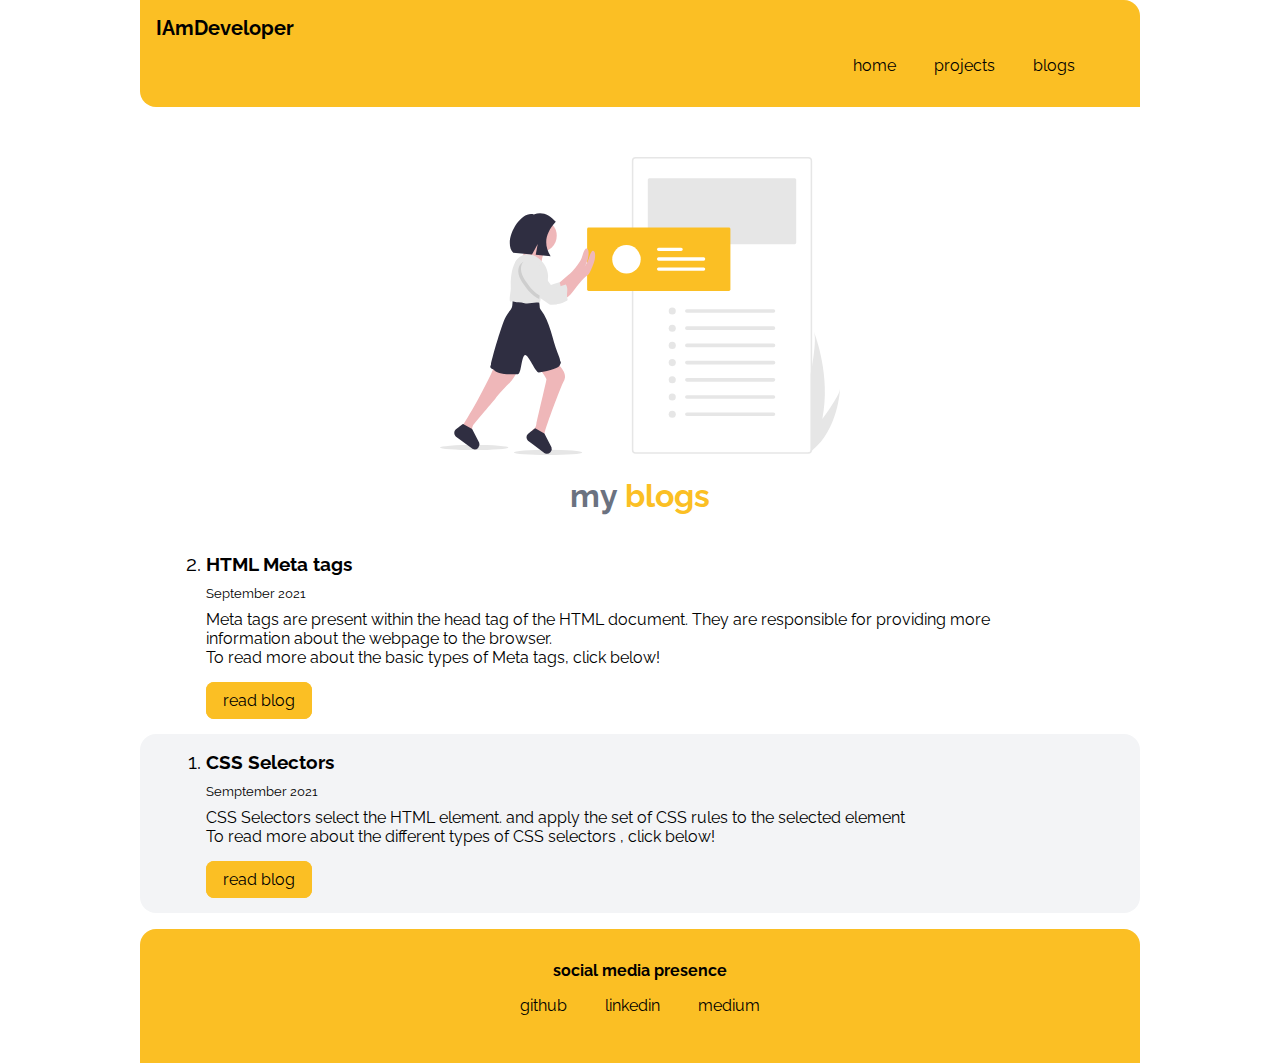
<file: blogs.html>
<!DOCTYPE html>
<html lang="en">

<head>
    <meta charset="UTF-8">
    <meta http-equiv="X-UA-Compatible" content="IE=edge">
    <meta name="viewport" content="width=device-width, initial-scale=1.0">
    <title>Blogs | Anusha</title>
    <link rel="stylesheet" href="style_portfolio.css">
</head>

<body>
    <nav class="navigation container">
        <div class="nav-brand">IAmDeveloper</div>
        <ul class="list-non-bullet nav-pills">
            <li class="list-item-inline">
                <a class="link link-inline" href="home.html">home</a>
            </li>
            <li class="list-item-inline">
                <a class="link" href="projects.html">projects</a>
            </li>
            <li class="list-item-inline">
                <a class="link" href="blogs.html">blogs</a>
            </li>
        </ul>
    </nav>

    <header class="hero">
        <img class="hero-img" src="images/blogs_img.svg" alt="currently unavailable img">
        <h1 class="hero-heading">my <span class="heading inverted" style="color: var(--primary-color">blogs</span></h1>
    </header>
    <ol reversed>
        <section class="section ">
            <div class="container container-center contents">
                <li>
                    <h3 style="text-align: left;">HTML Meta tags</h3>
                    <small>September 2021</small>
                </li>
                <p>Meta tags are present within the head tag of the HTML document. They are responsible for providing
                    more information about the webpage to the browser.
                    <br> To read more about the basic types of Meta tags, click below!</p>
                <a class="link link-primary" href="meta_tags_blog.html">read blog</a>
            </div>
        </section>

        <section class="section ow">
            <div class="container container-center contents">
                <li>
                    <h3 style="text-align: left;">CSS Selectors</h3><small>Semptember 2021</small>
                </li>
                <p>
                    CSS Selectors select the HTML element. and apply the set of CSS rules to the selected element <br>
                    To read more about the different types of CSS selectors , click below!</p>
                <a class="link link-primary" href="css_selector_blog.html">read blog</a>
            </div>
        </section>
    </ol>
    <footer class="footer">
        <div class="footer-header">social media presence </div>
        <ul class="social-links">
            <li class="list-item-inline"><a class="link" href="https://github.com/anushasunil">github</a></li>
            <li class="list-item-inline"><a class="link"
                    href="https://www.linkedin.com/in/anusha-sunilkumar-064200207/">linkedin</a></li>
                    <li class="list-item-inline"><a class="link" href="https://medium.com/@anushasunil71201">medium</a></li>
        </ul>
    </footer>
</body>

</html>
</file>
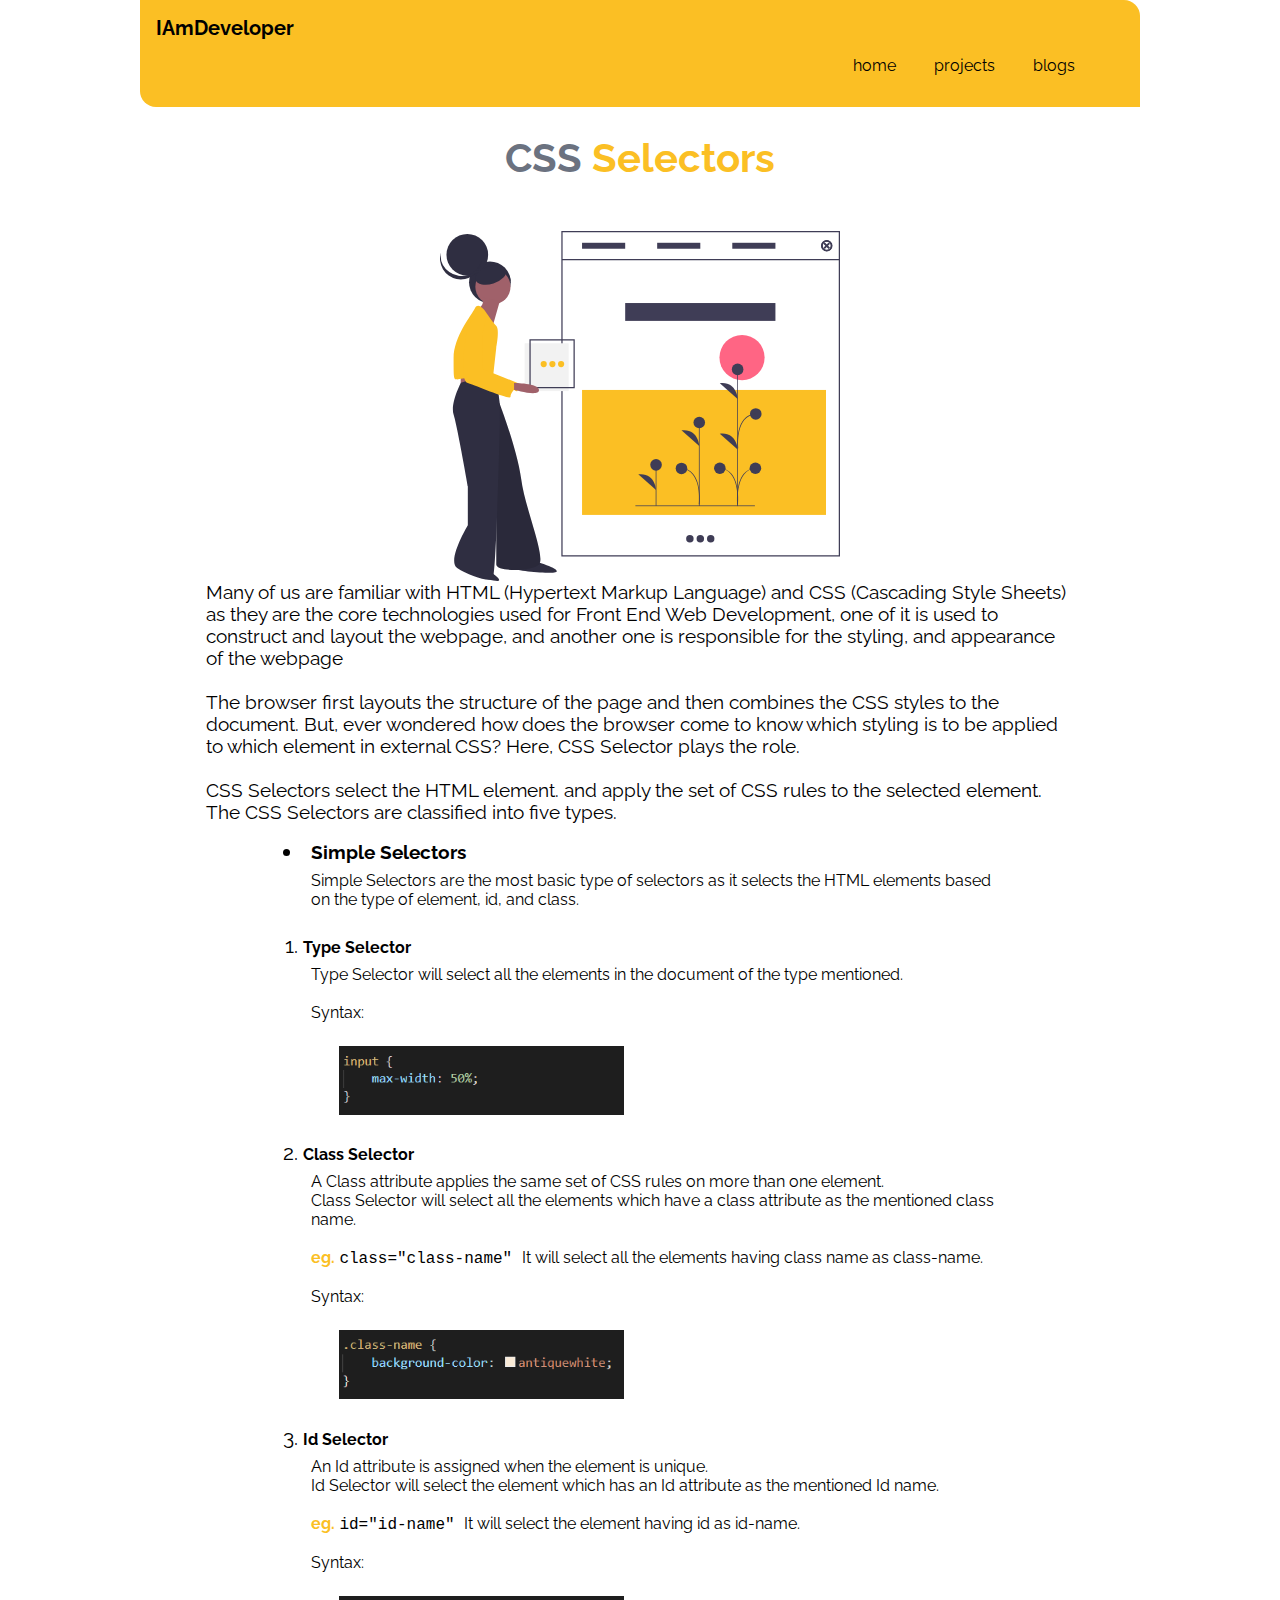
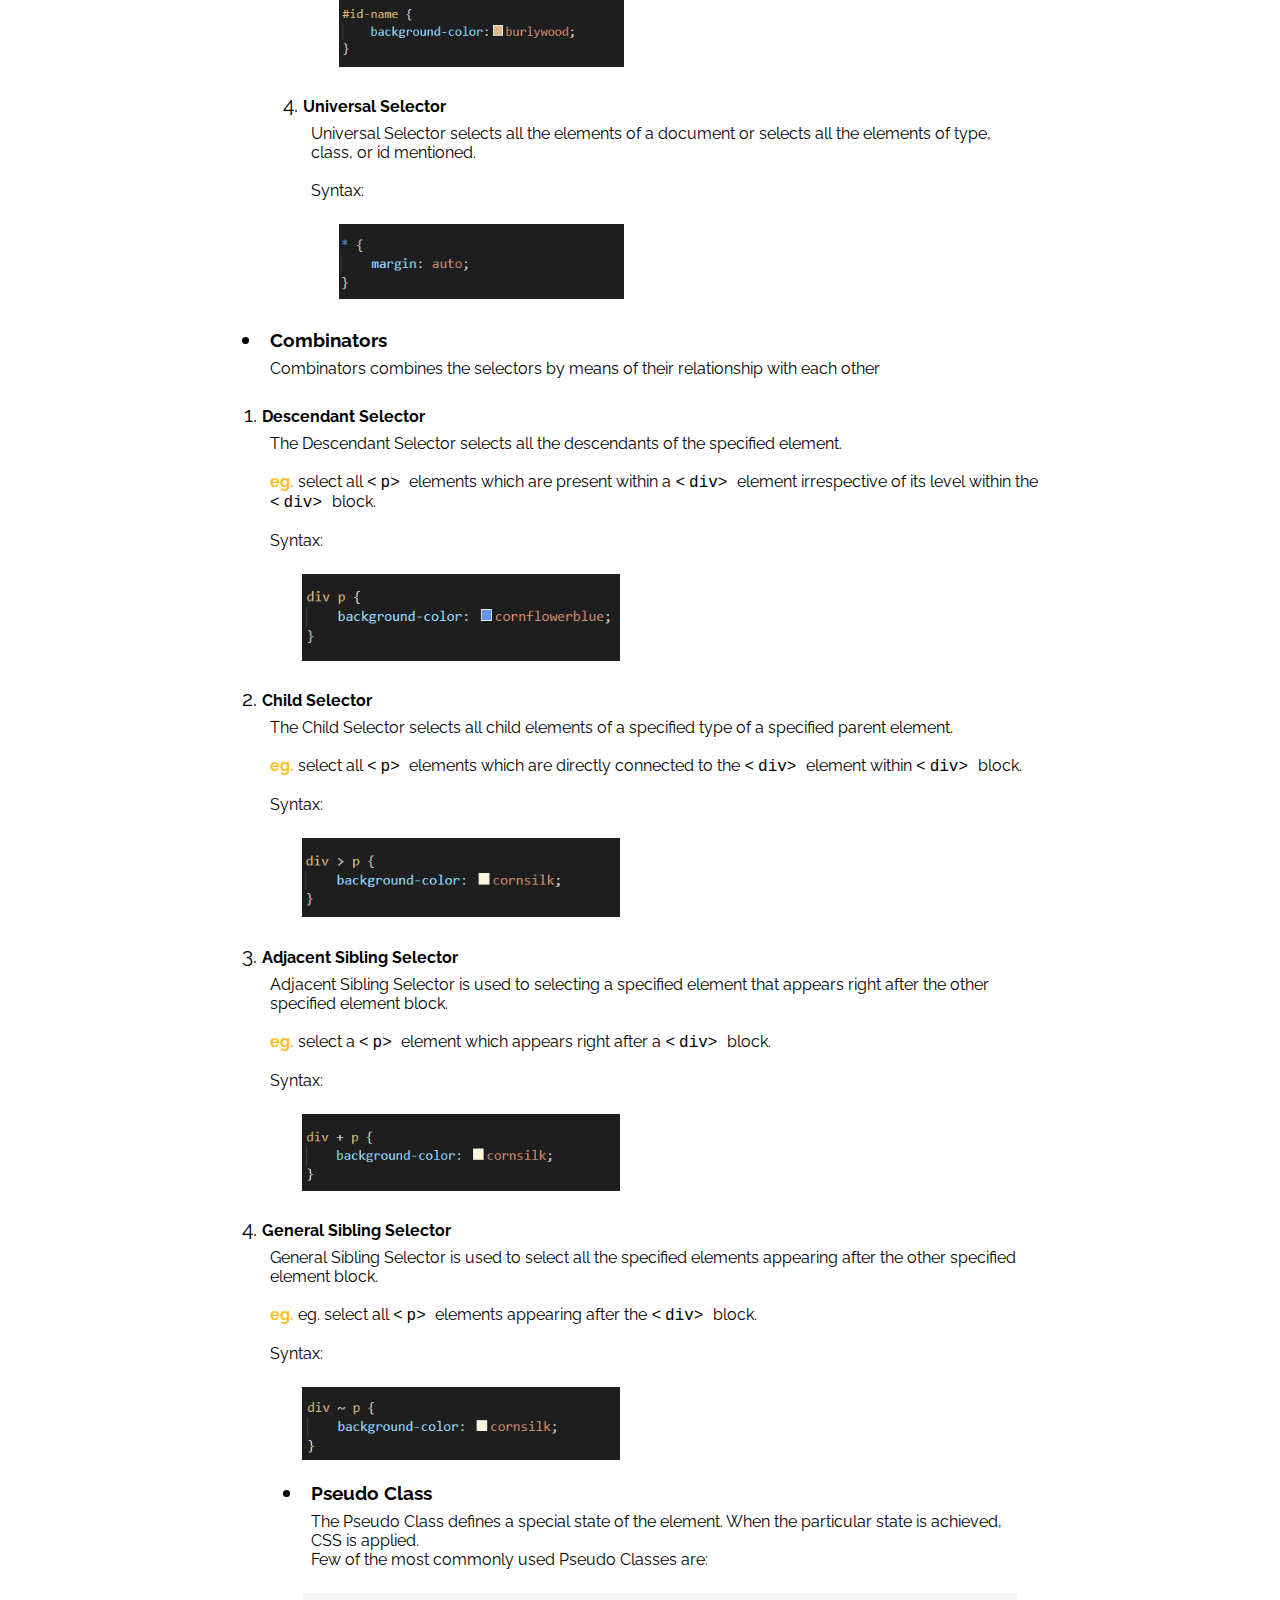
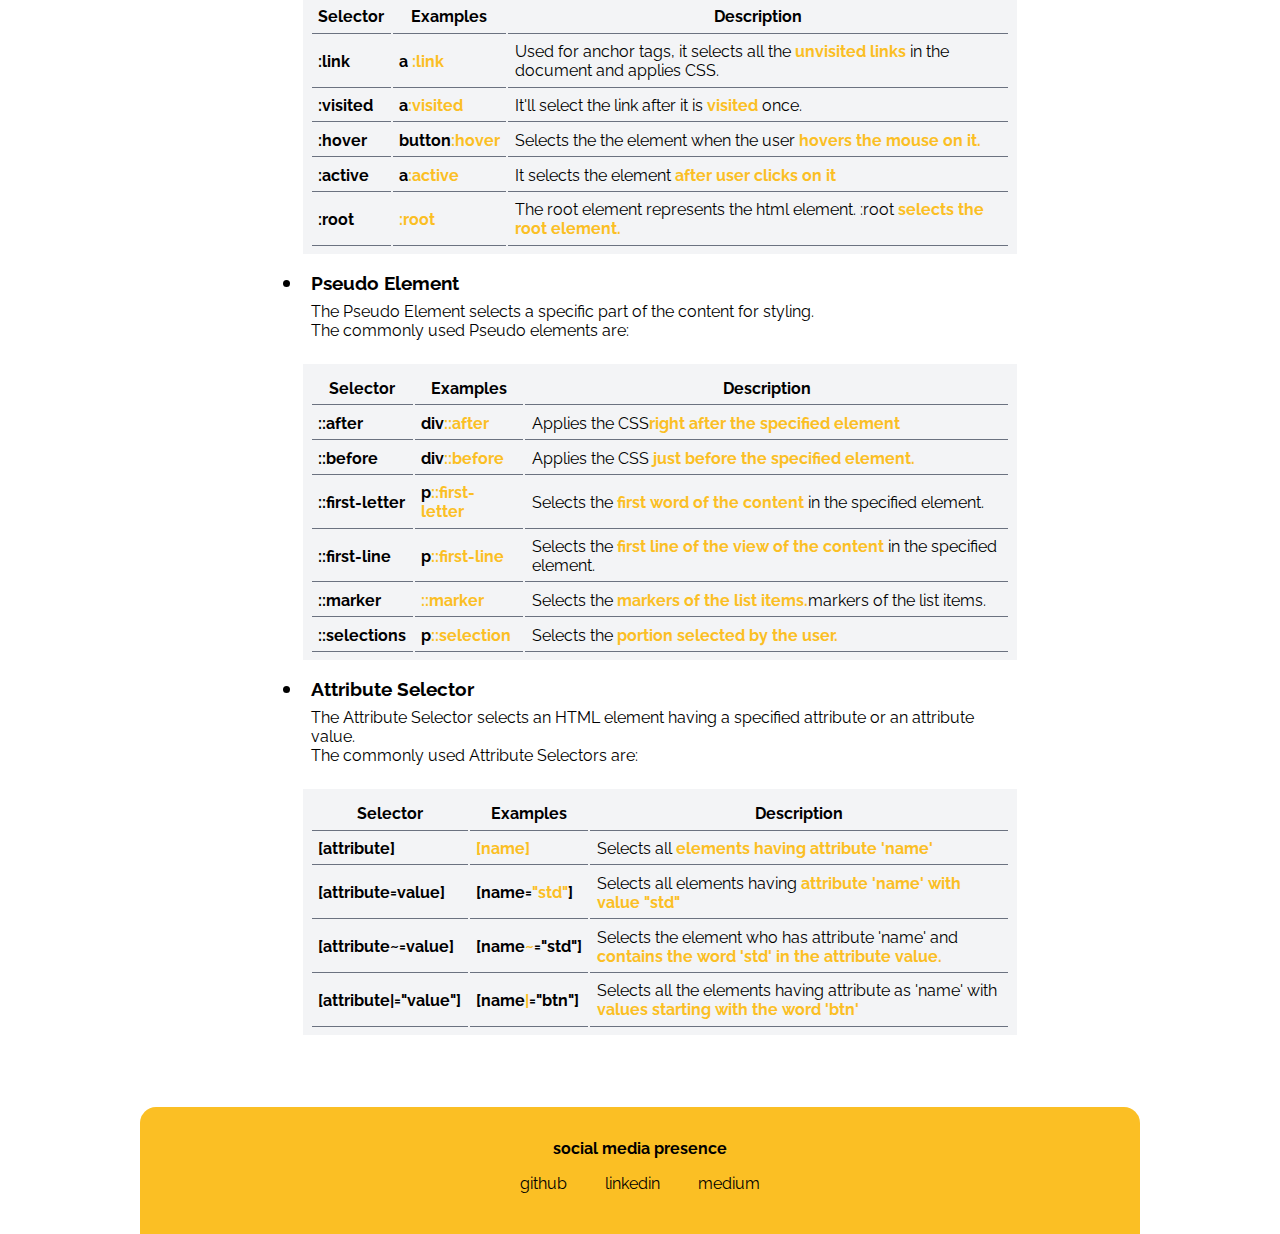
<file: css_selector_blog.html>
<!DOCTYPE html>
<html lang="en">

<head>
    <meta charset="UTF-8">
    <meta http-equiv="X-UA-Compatible" content="IE=edge">
    <meta name="viewport" content="width=device-width, initial-scale=1.0">
    <title>CSS Selectors</title>
    <link rel="stylesheet" href="style_portfolio.css">
</head>

<body>
    <nav class="navigation container">
        <div class="nav-brand">IAmDeveloper</div>
        <ul class="list-non-bullet nav-pills">
            <li class="list-item-inline">
                <a class="link item-inline" href="home.html">home</a></li>
            <li class="list-item-inline">
                <a class="link" href="projects.html">projects</a>
            </li>
            <li class="list-item-inline">
                <a class="link" href="blogs.html">blogs</a>
            </li>
        </ul>
    </nav>

    <header class="hero">
        <h1 class="hero-heading" style="font-size: 2.5rem;">CSS <span class="heading inverted"
                style="color: var(--primary-color">Selectors</span></h1>
        <img class="hero-img" src="images/css selector blog.svg" alt="currently unavailable img">
    </header>


    <div class="container container-center contents">
        <!-- <h3>projects</h3> -->
        <p style="font-size: 1.2rem;">Many of us are familiar with HTML (Hypertext Markup Language) and CSS
            (Cascading Style Sheets) as they are the core technologies used for Front End Web Development, one of it
            is used to construct and layout the webpage, and another one is responsible for the styling, and
            appearance of the webpage<br><br>
            The browser first layouts the structure of the page and then combines the CSS styles to the document.
            But, ever wondered how does the browser come to know which styling is to be applied to which element in
            external CSS? <span>Here, CSS Selector plays the role. </span><br><br>
            CSS Selectors select the HTML element. and apply the set of CSS rules to the selected element. <br>
            The CSS Selectors are classified into five types.
            <ul>
                <div class="container container-center contents">
                    <li>
                        <h3 class="css-selector-main-type" style="text-align: left;"> Simple Selectors</h3>
                    </li>
                    <p class="blog-paragraph">Simple Selectors are the most basic type of selectors as it
                        selects the HTML elements based on the type of element, id, and class.</p>
                    <ol>
                        <li>
                            <h4 class="css-selector-sub-type">Type Selector</h4>
                            <p class="blog-paragraph">Type Selector will select all the elements in the document
                                of the type mentioned. <br><br>Syntax:</p>
                            <img src="images/input.PNG" alt="something went wrong" class="syntax-img">
                        </li>
                        <li>
                            <h4 class="css-selector-sub-type">Class Selector</h4>
                            <p class="blog-paragraph">A Class attribute applies the same set of CSS rules on
                                more than one element. <br>
                                Class Selector will select all the elements which have a class attribute as the
                                mentioned class name. <br><br> <span class="eg-highlight">eg.
                                </span><code> class="class-name" </code>It will select all the elements having class
                                name as
                                class-name.<br><br>Syntax:</p>
                            <img src="images/class-name.PNG" alt="something went wrong" class="syntax-img">
                        </li>
                        <li>
                            <h4 class="css-selector-sub-type"> Id Selector</h4>
                            <p class="blog-paragraph"> An Id attribute is assigned when the element is unique. <br>
                                Id Selector will select the element which has an Id attribute as the mentioned
                                Id name.<br><br> <span class="eg-highlight">eg. </span> <code>id="id-name" </code>It
                                will select the element having id as id-name.<br><br>Syntax:</p>
                            <img src="images/id-name.PNG" alt="something went wrong" class="syntax-img">
                        </li>
                        <li>
                            <h4 class="css-selector-sub-type"> Universal Selector</h4>
                            <p class="blog-paragraph"> Universal Selector selects all the elements of a document
                                or selects all the elements of type, class, or id mentioned.<br><br>Syntax:</p>
                            <img src="images/universal.PNG" alt="something went wrong" class="syntax-img">
                        </li>
                    </ol>
                </div>
                <div class="container container-cente contentsr">
                    <li>
                        <h3 class="css-selector-main-type" style="text-align: left;"> Combinators </h3>
                    </li>
                    <p class="blog-paragraph">Combinators combines the selectors by means of their relationship
                        with each other</p>
                    <ol>
                        <li>
                            <h4 class="css-selector-sub-type"> Descendant Selector</h4>
                            <p class="blog-paragraph"> The Descendant Selector selects all the descendants of
                                the specified element.
                                <br><br> <span class="eg-highlight">eg. </span> select all <code>
                                    <</code> <code>p>
                                </code> elements which are present within a <code>
                                    <</code> <code>div>
                                </code> element irrespective of its level within the <code>
                                    <</code> <code>div>
                                </code> block.<br><br>Syntax:</p>
                            <img src="images/descendant.PNG" alt="something went wrong" class="syntax-img">

                        </li>
                        <li>
                            <h4 class="css-selector-sub-type">Child Selector</h4>
                            <p class="blog-paragraph"> The Child Selector selects all child elements of a
                                specified type of a specified parent element.
                                <br><br> <span class="eg-highlight">eg. </span> select all <code>
                                    <</code> <code>p>
                                </code> elements which are directly connected to the <code>
                                    <</code> <code>div>
                                </code> element within <code>
                                    <</code> <code>div>
                                </code> block.<br><br>Syntax:</p>
                            <img src="images/child.PNG" alt="something went wrong" class="syntax-img">
                        </li>
                        <li>
                            <h4 class="css-selector-sub-type">Adjacent Sibling Selector</h4>
                            <p class="blog-paragraph"> Adjacent Sibling Selector is used to selecting a
                                specified element that appears right after the other specified element block.
                                <br><br> <span class="eg-highlight">eg. </span> select a <code>
                                    <</code> <code>p>
                                </code> element which appears right after a <code>
                                    <</code> <code>div>
                                </code> block.<br><br>Syntax:</p>
                            <img src="images/adjacent sibling.PNG" alt="something went wrong" class="syntax-img">
                        </li>
                        <li>
                            <h4 class="css-selector-sub-type"> General Sibling Selector</h4>
                            <p class="blog-paragraph"> General Sibling Selector is used to select all the
                                specified elements appearing after the other specified element block.
                                <br><br> <span class="eg-highlight">eg. </span> eg. select all <code>
                                    <</code> <code>p>
                                </code> elements appearing after the <code>
                                    <</code> <code>div>
                                </code> block.<br><br>Syntax:</p>
                            <img src="images/general sibling.PNG" alt="something went wrong" class="syntax-img"
                                style="margin-bottom: 1rem;">
                        </li>
                    </ol>
                </div>
                <div class="container container-center contents">
                    <li>
                        <h3 class="css-selector-main-type" style="text-align: left;"> Pseudo Class </h3>
                    </li>
                    <p class="blog-paragraph">The Pseudo Class defines a special state of the element. When the
                        particular
                        state is achieved, CSS is applied. <br>
                        Few of the most commonly used Pseudo Classes are: </p>
                    <table>
                        <tr>
                            <th>Selector</th>
                            <th>Examples</th>
                            <th>Description</th>
                        </tr>
                        <tr>
                            <td class="black-highlight">:link</td>
                            <td class="black-highlight">a <span class="eg-highlight">:link</span></td>
                            <td>Used for anchor tags, it selects all the <span class="eg-highlight">unvisited
                                    links</span> in the document and applies CSS.</td>
                        </tr>
                        <tr>
                            <td class="black-highlight">:visited</td>
                            <td class="black-highlight">a<span class="eg-highlight">:visited</span></td>
                            <td> It'll select the link after it is <span class="eg-highlight">visited
                                </span> once.</td>
                        </tr>
                        <tr>
                            <td class="black-highlight">:hover</td>
                            <td class="black-highlight">button<span class="eg-highlight">:hover</span></td>
                            <td>Selects the the element when the user <span class="eg-highlight">hovers the
                                    mouse on it. </span> </td>
                        </tr>
                        <tr>
                            <td class="black-highlight">:active</td>
                            <td class="black-highlight">a<span class="eg-highlight">:active</span></td>
                            <td>It selects the element <span class="eg-highlight">after user clicks on it</span>
                            </td>
                        </tr>
                        <tr>
                            <td class="black-highlight">:root</td>
                            <td><span class="eg-highlight">:root</span></td>
                            <td>The root element represents the html element. :root <span class="eg-highlight">selects
                                    the root element.</span> </td>
                        </tr>
                    </table>
                </div>
                <div class="container container-center contents">
                    <li>
                        <h3 class="css-selector-main-type" style="text-align: left;"> Pseudo Element </h3>
                    </li>
                    <p class="blog-paragraph">The Pseudo Element selects a specific part of the content for styling.
                        <br>
                        The commonly used Pseudo elements are: </p>
                    <table>
                        <tr>
                            <th>Selector</th>
                            <th>Examples</th>
                            <th>Description</th>
                        </tr>
                        <tr>
                            <td class="black-highlight">::after</td>
                            <td class="black-highlight">div<span class="eg-highlight">::after</span></td>
                            <td>Applies the CSS<span class="eg-highlight">right after the specified element</span>
                            </td>
                        </tr>
                        <tr>
                            <td class="black-highlight">::before</td>
                            <td class="black-highlight">div<span class="eg-highlight">::before</span></td>
                            <td>Applies the CSS <span class="eg-highlight">just before the specified element.</span>
                            </td>
                        </tr>
                        <tr>
                            <td class="black-highlight">::first-letter</td>
                            <td class="black-highlight">p<span class="eg-highlight">::first-letter</span></td>
                            <td>Selects the <span class="eg-highlight">first word of the content</span> in the
                                specified element.</td>
                        </tr>
                        <tr>
                            <td class="black-highlight">::first-line</td>
                            <td class="black-highlight">p<span class="eg-highlight">::first-line</span></td>
                            <td>Selects the <span class="eg-highlight">first line of the view of the content</span>
                                in the specified element.</td>
                        </tr>
                        <tr>
                            <td class="black-highlight">::marker</td>
                            <td><span class="eg-highlight">::marker</span></td>
                            <td>Selects the <span class="eg-highlight">markers of the list items.</span>markers of
                                the list items.</td>
                        </tr>
                        <tr>
                            <td class="black-highlight">::selections</td>
                            <td class="black-highlight">p<span class="eg-highlight">::selection</span></td>
                            <td>Selects the <span class="eg-highlight">portion selected by the user.</span></td>
                        </tr>
                    </table>
                </div>
                <div class="container container-center contents">
                    <li>
                        <h3 class="css-selector-main-type" style="text-align: left;">Attribute Selector</h3>
                    </li>
                    <p class="blog-paragraph">The Attribute Selector selects an HTML element having a specified
                        attribute or an attribute value.<br>
                        The commonly used Attribute Selectors are: </p>
                    <table>
                        <tr>
                            <th>Selector</th>
                            <th>Examples</th>
                            <th>Description</th>
                        </tr>

                        <tr>
                            <td class="black-highlight">[attribute]</td>
                            <td><span class="eg-highlight">[name]</span></td>
                            <td>Selects all <span class="eg-highlight">elements having attribute 'name'</span>
                            </td>
                        </tr>
                        <tr>
                            <td class="black-highlight">[attribute=value]</td>
                            <td class="black-highlight">[name=<span class="eg-highlight">"std"</span>]</td>
                            <td>Selects all elements having <span class="eg-highlight">attribute 'name' with value
                                    "std"</span></td>
                        </tr>
                        <tr>
                            <td class="black-highlight">[attribute~=value]</td>
                            <td class="black-highlight">[name<span class="eg-highlight">~</span>="std"]</td>
                            <td>Selects the element who has attribute 'name' and <span class="eg-highlight">contains
                                    the word 'std' in the attribute value.</span></td>
                        </tr>
                        <tr>
                            <td class="black-highlight">[attribute|="value"]</td>
                            <td class="black-highlight">[name<span class="eg-highlight">|</span>="btn"]</td>
                            <td>Selects all the elements having attribute as 'name' with <span
                                    class="eg-highlight">values starting with the word 'btn'</span></td>
                        </tr>
                    </table>
                </div>
            </ul>

        </p>
    </div>
    <footer class="footer">
        <div class="footer-header">social media presence </div>
        <ul class="social-links">
            <li class="list-item-inline"><a class="link" href="https://github.com/anushasunil">github</a></li>
            <li class="list-item-inline"><a class="link"
                    href="https://www.linkedin.com/in/anusha-sunilkumar-064200207/">linkedin</a></li>
                    <li class="list-item-inline"><a class="link" href="https://medium.com/@anushasunil71201">medium</a></li>
        </ul>
    </footer>

</body>

</html>
</file>
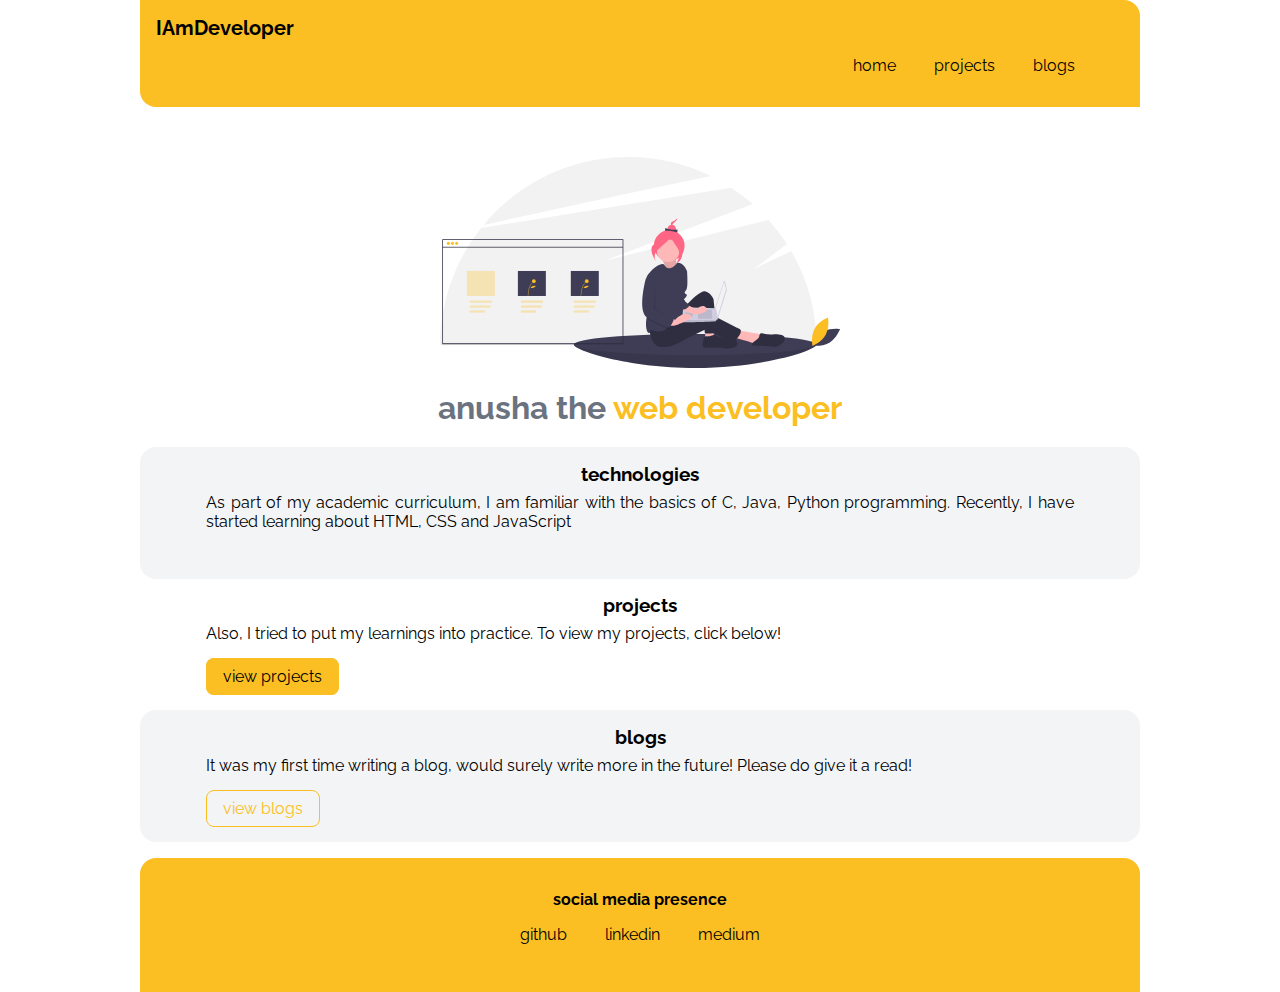
<file: home.html>
<!DOCTYPE html>
<html lang="en">

<head>
    <meta charset="UTF-8">
    <meta http-equiv="X-UA-Compatible" content="IE=edge">
    <meta name="viewport" content="width=device-width, initial-scale=1.0">
    <title>Home | Anusha</title>
    <link rel="stylesheet" href="style_portfolio.css">
</head>

<body>
    <nav class="navigation container">
        <div class="nav-brand">IAmDeveloper</div>
        <ul class="list-non-bullet nav-pills">
            <li class="list-item-inline">
                <a class="link item-inline" href="home.html">home</a></li>
            <li class="list-item-inline">
                <a class="link" href="projects.html">projects</a>
            </li>
            <li class="list-item-inline">
                <a class="link" href="blogs.html">blogs</a>
            </li>
        </ul>
    </nav>

    <header class="hero">
        <img class="hero-img" src="images/hero-image.svg" alt="currently unavailable img">
        <h1 class="hero-heading">anusha the <span class="heading inverted" style="color: var(--primary-color">web
                developer</span></h1>

    </header>

    <section class="section ow">
        <div class="container container-center contents">
            <h3>technologies</h3>
            <p style="text-align: justify;">As part of my academic curriculum, I am familiar with the basics of C, Java,
                Python programming. Recently, I have started learning about HTML, CSS and JavaScript <br></p>
        </div>
    </section>

    <section class="section">
        <div class="container container-center contents">
            <h3>projects</h3>
            <p>Also, I tried to put my learnings into practice. To view my projects, click below!</p>
            <a class="link link-primary" href="projects.html">view projects</a>
        </div>
    </section>



    <section class="section ow">
        <div class="container container-center contents">
            <h3>blogs</h3>
            <p>It was my first time writing a blog, would surely write more in the future! Please do give it a read!</p>
            <a class="link link-secondary" href="blogs.html">view blogs</a>
        </div>
    </section>

    <footer class="footer">
        <div class="footer-header">social media presence </div>
        <ul class="social-links">
            <li class="list-item-inline"><a class="link" href="https://github.com/anushasunil">github</a></li>
            <li class="list-item-inline"><a class="link"
                    href="https://www.linkedin.com/in/anusha-sunilkumar-064200207/">linkedin</a></li>
            <li class="list-item-inline"><a class="link" href="https://medium.com/@anushasunil71201">medium</a></li>
        </ul>
    </footer>

</body>

</html>
</file>
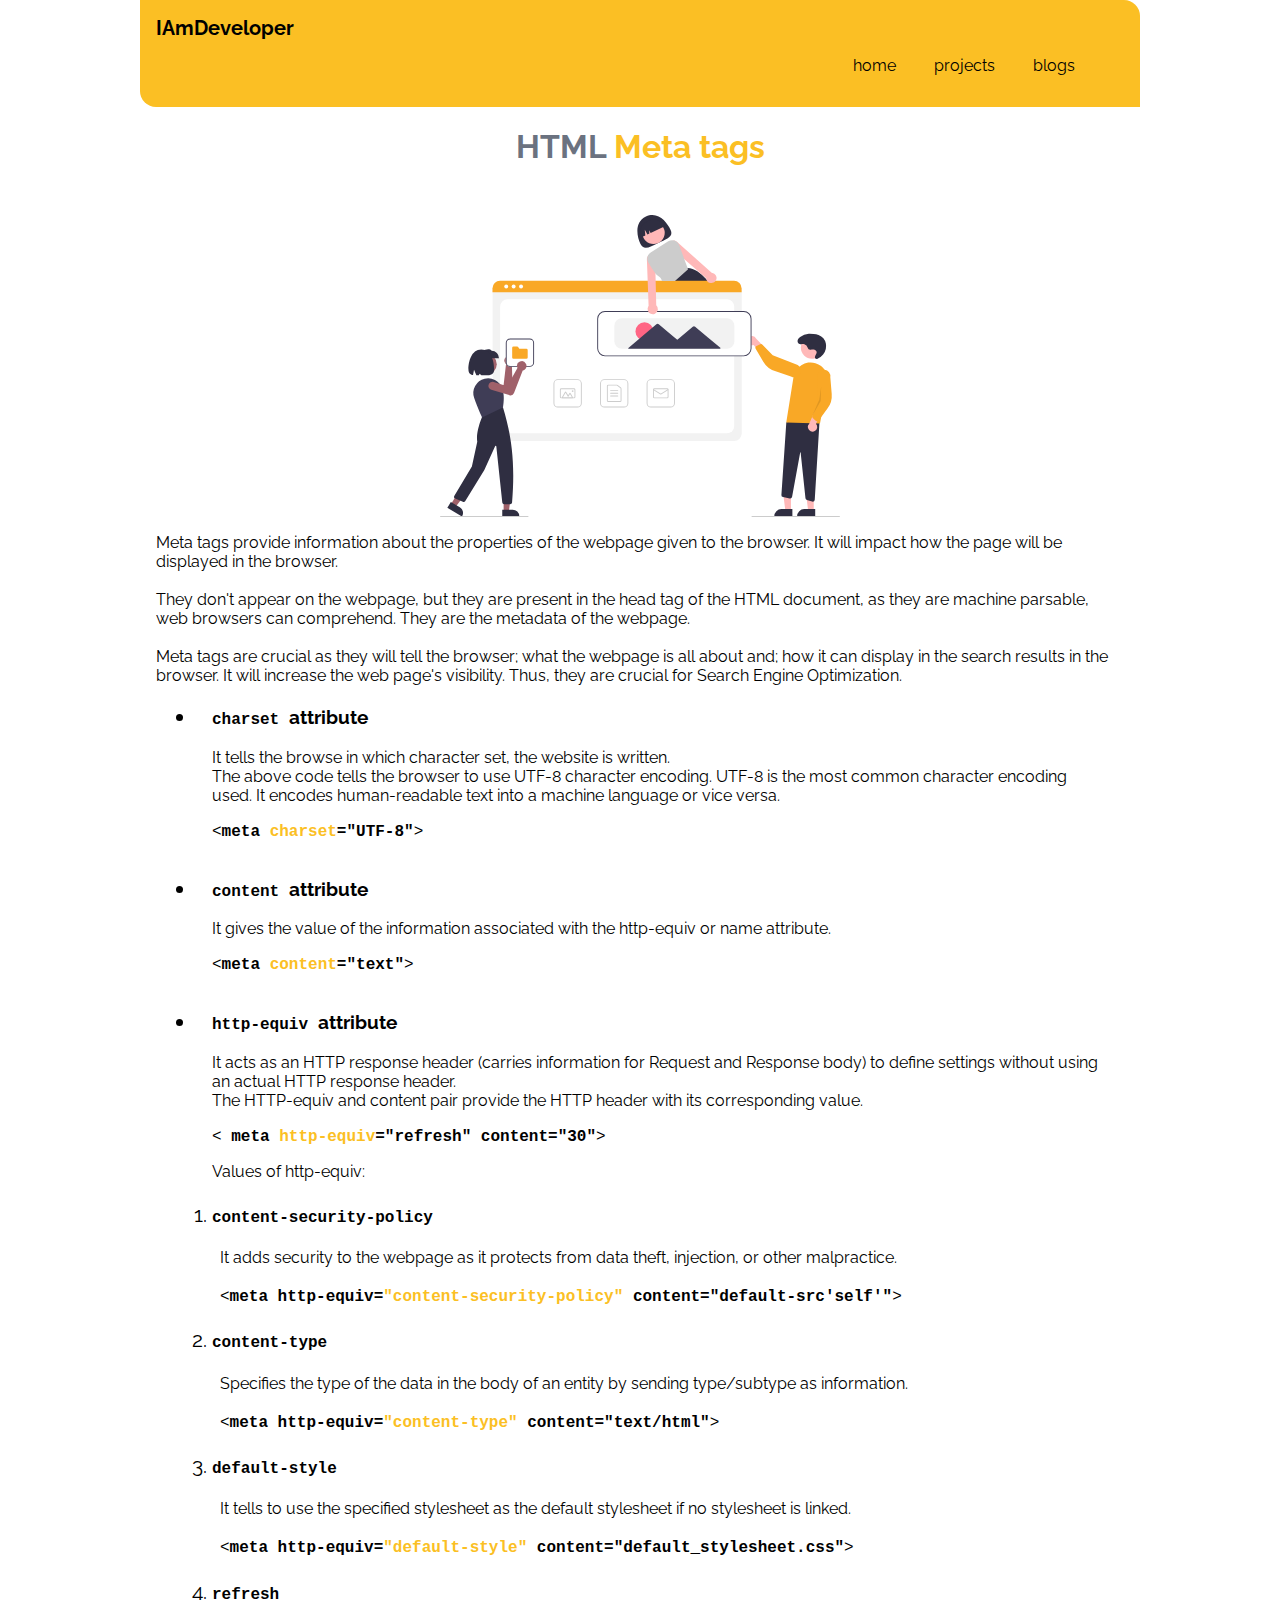
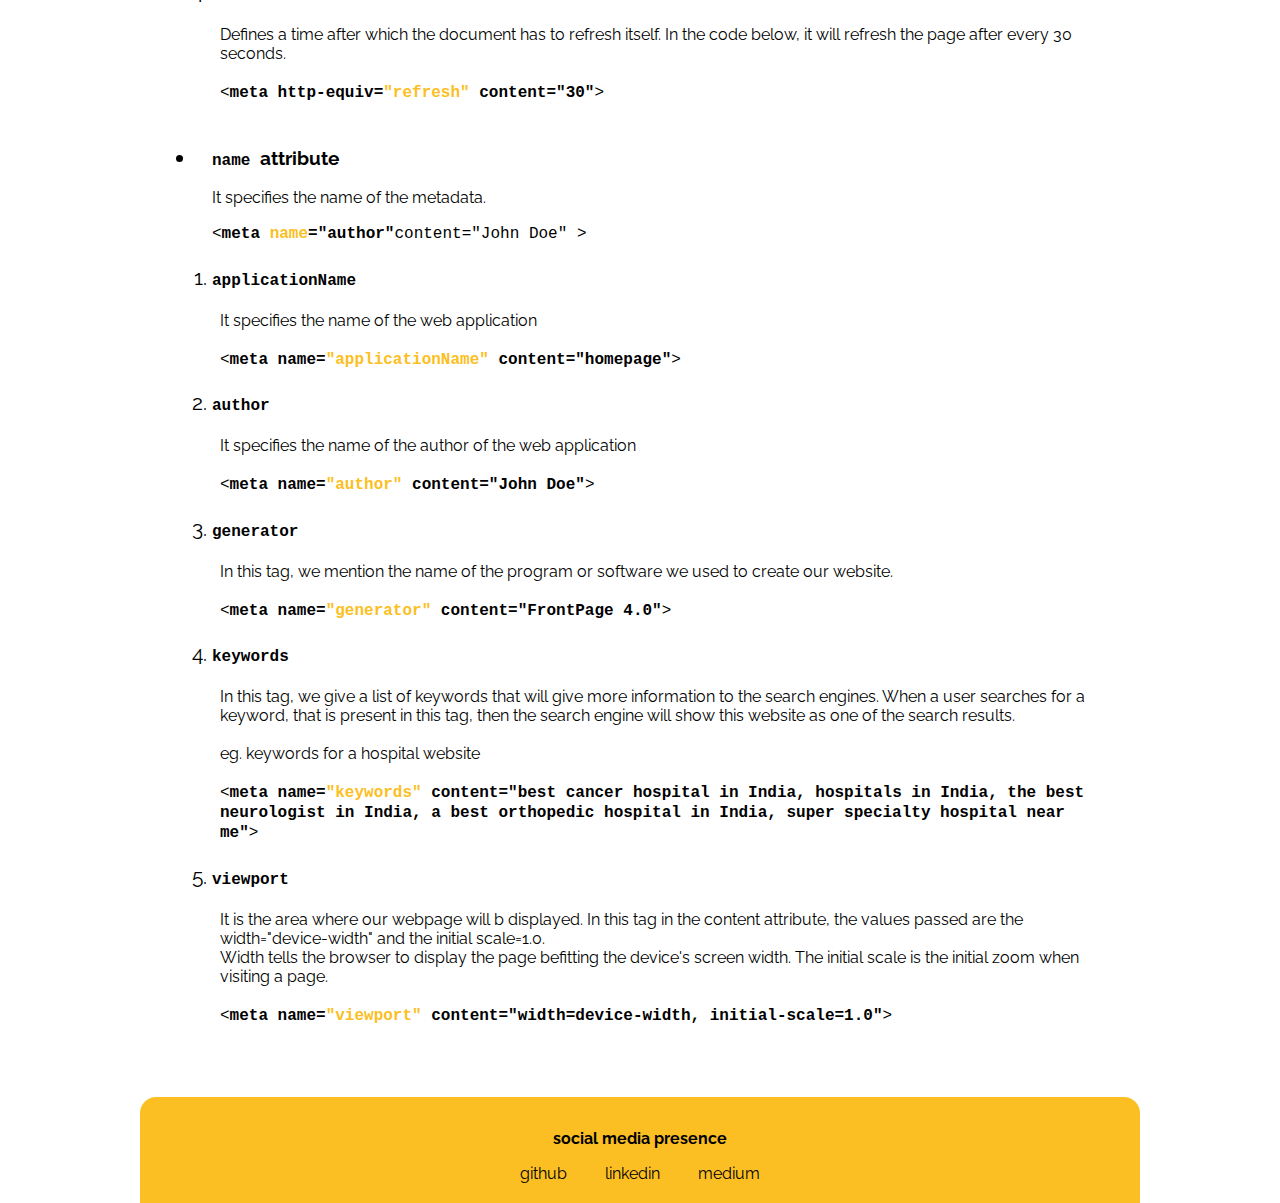
<file: meta_tags_blog.html>
<!DOCTYPE html>
<html lang="en">

<head>
    <meta charset="UTF-8">
    <meta http-equiv="X-UA-Compatible" content="IE=edge">
    <meta name="viewport" content="width=device-width, initial-scale=1.0">
    <title>HTML
        <meta> tags</title>
    <link rel="stylesheet" href="style_portfolio.css">
</head>

<body>
    <nav class="navigation container">
        <div class="nav-brand">IAmDeveloper</div>
        <ul class="list-non-bullet nav-pills">
            <li class="list-item-inline">
                <a class="link item-inline" href="home.html">home</a></li>
            <li class="list-item-inline">
                <a class="link" href="projects.html">projects</a>
            </li>
            <li class="list-item-inline">
                <a class="link" href="blogs.html">blogs</a>
            </li>
        </ul>
    </nav>

    <header class="hero">
        <h1 class="hero-heading">HTML <span class="heading inverted" style="color: var(--primary-color">Meta tags</span>
        </h1>
        <img class="hero-img" src="images/meta tags blog.svg" alt="currently unavailable img">
    </header>

    <div class="container container-center">
        <p>Meta tags provide information about the properties of the webpage given to the browser. It will impact how
            the page will be displayed in the browser. <br><br>They don't appear on the webpage, but they are present in
            the head tag of the HTML document, as they are machine parsable, web browsers can comprehend. They are the
            metadata of the webpage. <br><br>Meta tags are crucial as they will tell the browser; what the webpage is
            all about and; how it can display in the search results in the browser. It will increase the web page's
            visibility. Thus, they are crucial for Search Engine Optimization.</p>
        <ul>
            <li>
                <div class="container container-center">
                    <h3 class="meta-tags-main-type"><code>charset </code> attribute</h3>
                    <p>It tells the browse in which character set, the website is written. <br>The above code tells the
                        browser to use UTF-8 character encoding. UTF-8 is the most common character encoding used. It
                        encodes human-readable text into a machine language or vice versa.</p><code>
                        <<span class="black-highlight">meta <span class="eg-highlight">charset</span>="UTF-8"</span>>
                    </code>
                </div>
            </li>
            <li>
                <div class="container container-center">
                    <h3 class="meta-tags-main-type"><code>content </code> attribute</h3>
                    <p>It gives the value of the information associated with the http-equiv or name attribute.</p><code>
                        <<span class="black-highlight">meta <span class="eg-highlight">content</span>="text"</span>>
                    </code>
                </div>
            </li>
            <li>
                <div class="container container-center">
                    <h3 class="meta-tags-main-type"><code>http-equiv </code>attribute</h3>
                    <p>It acts as an HTTP response header (carries information for Request and Response body) to define
                        settings without using an actual HTTP response header. <br>The HTTP-equiv and content pair
                        provide the HTTP header with its corresponding value.</p><code>
                        < <span class="black-highlight">meta <span class="eg-highlight">http-equiv</span>="refresh"
                            content="30"</span>>
                    </code>
                    <p>
                        Values of http-equiv:
                    </p>
                    <ol>
                        <li>
                            <h4><code>content-security-policy</code></h4>
                            <p class="blog-paragraph"> It adds security to the webpage as it protects from data theft,
                                injection, or other malpractice.
                                <br><br><code>
                                    <<span class="black-highlight">meta http-equiv=<span
                                            class="eg-highlight">"content-security-policy"
                                        </span>content="default-src'self'"</span>>
                                </code>
                        </li>
                        <li>
                            <h4><code>content-type</code></h4>
                            <p class="blog-paragraph"> Specifies the type of the data in the body of an entity by
                                sending type/subtype as information.
                                <br><br><code>
                                    <<span class="black-highlight">meta http-equiv=<span
                                            class="eg-highlight">"content-type" </span>content="text/html"</span>>
                                </code>
                        </li>
                        <li>
                            <h4><code>default-style</code></h4>
                            <p class="blog-paragraph"> It tells to use the specified stylesheet as the default
                                stylesheet if no stylesheet is linked.
                                <br><br><code>
                                    <<span class="black-highlight">meta http-equiv=<span
                                            class="eg-highlight">"default-style"
                                        </span>content="default_stylesheet.css"</span>>
                                </code>
                        </li>
                        <li>
                            <h4><code>refresh</code></h4>
                            <p class="blog-paragraph">Defines a time after which the document has to refresh itself. In
                                the code below, it will refresh the page after every 30 seconds.
                                <br><br><code>
                                    <<span class="black-highlight">meta http-equiv=<span class="eg-highlight">"refresh"
                                        </span>content="30"</span>>
                                </code>
                        </li>
                    </ol>

                </div>
            </li>
            <li>
                <div class="container container-center">
                    <h3 class="meta-tags-main-type"><code>name </code> attribute</h3>
                    <p>It specifies the name of the metadata.</p><code>
                        <<span class="black-highlight">meta <span
                                class="eg-highlight">name</span>="author"</span>content="John Doe" >
                    </code>
                    <ol>
                        <li>
                            <h4><code>applicationName</code></h4>
                            <p class="blog-paragraph">It specifies the name of the web application
                                <br><br><code>
                                    <<span class="black-highlight">meta name=<span
                                            class="eg-highlight">"applicationName" </span>content="homepage"</span>>
                                </code>
                        </li>
                        <li>
                            <h4><code>author</code></h4>
                            <p class="blog-paragraph">It specifies the name of the author of the web application
                                <br><br><code>
                                    <<span class="black-highlight">meta name=<span class="eg-highlight">"author"
                                        </span>content="John Doe"</span>>
                                </code>
                        </li>
                        <li>
                            <h4><code>generator</code></h4>
                            <p class="blog-paragraph">In this tag, we mention the name of the program or software we
                                used to create our website.
                                <br><br><code>
                                    <<span class="black-highlight">meta name=<span class="eg-highlight">"generator"
                                        </span>content="FrontPage 4.0"</span>>
                                </code>
                        </li>
                        <li>
                            <h4><code>keywords</code></h4>
                            <p class="blog-paragraph">In this tag, we give a list of keywords that will give more
                                information to the search engines. When a user searches for a keyword, that is present
                                in this tag, then the search engine will show this website as one of the search results.
                                <br><br>
                                eg. keywords for a hospital website
                                <br><br><code>
                                    <<span class="black-highlight">meta name=<span class="eg-highlight">"keywords"
                                        </span>content="best cancer hospital in India, hospitals in India, the best
                                        neurologist in India, a best orthopedic hospital in India, super specialty
                                        hospital near me"</span>>
                                </code>
                        </li>
                        <li>
                            <h4><code>viewport</code></h4>
                            <p class="blog-paragraph">It is the area where our webpage will b displayed. In this tag in
                                the content attribute, the values passed are the width="device-width" and the initial
                                scale=1.0. <br> Width tells the browser to display the page befitting the device's
                                screen width. The initial scale is the initial zoom when visiting a page.
                                <br><br><code>
                                    <<span class="black-highlight">meta name=<span class="eg-highlight">"viewport"
                                        </span>content="width=device-width, initial-scale=1.0"</span>>
                                </code>
                        </li>
                    </ol>
                </div>
            </li>
        </ul>

    </div>
    <footer class="footer">
        <div class="footer-header">social media presence </div>
        <ul class="social-links">
            <li class="list-item-inline"><a class="link" href="https://github.com/anushasunil">github</a></li>
            <li class="list-item-inline"><a class="link"
                    href="https://www.linkedin.com/in/anusha-sunilkumar-064200207/">linkedin</a></li>
                    <li class="list-item-inline"><a class="link" href="https://medium.com/@anushasunil71201">medium</a></li>
        </ul>
    </footer>


</body>

</html>
</file>
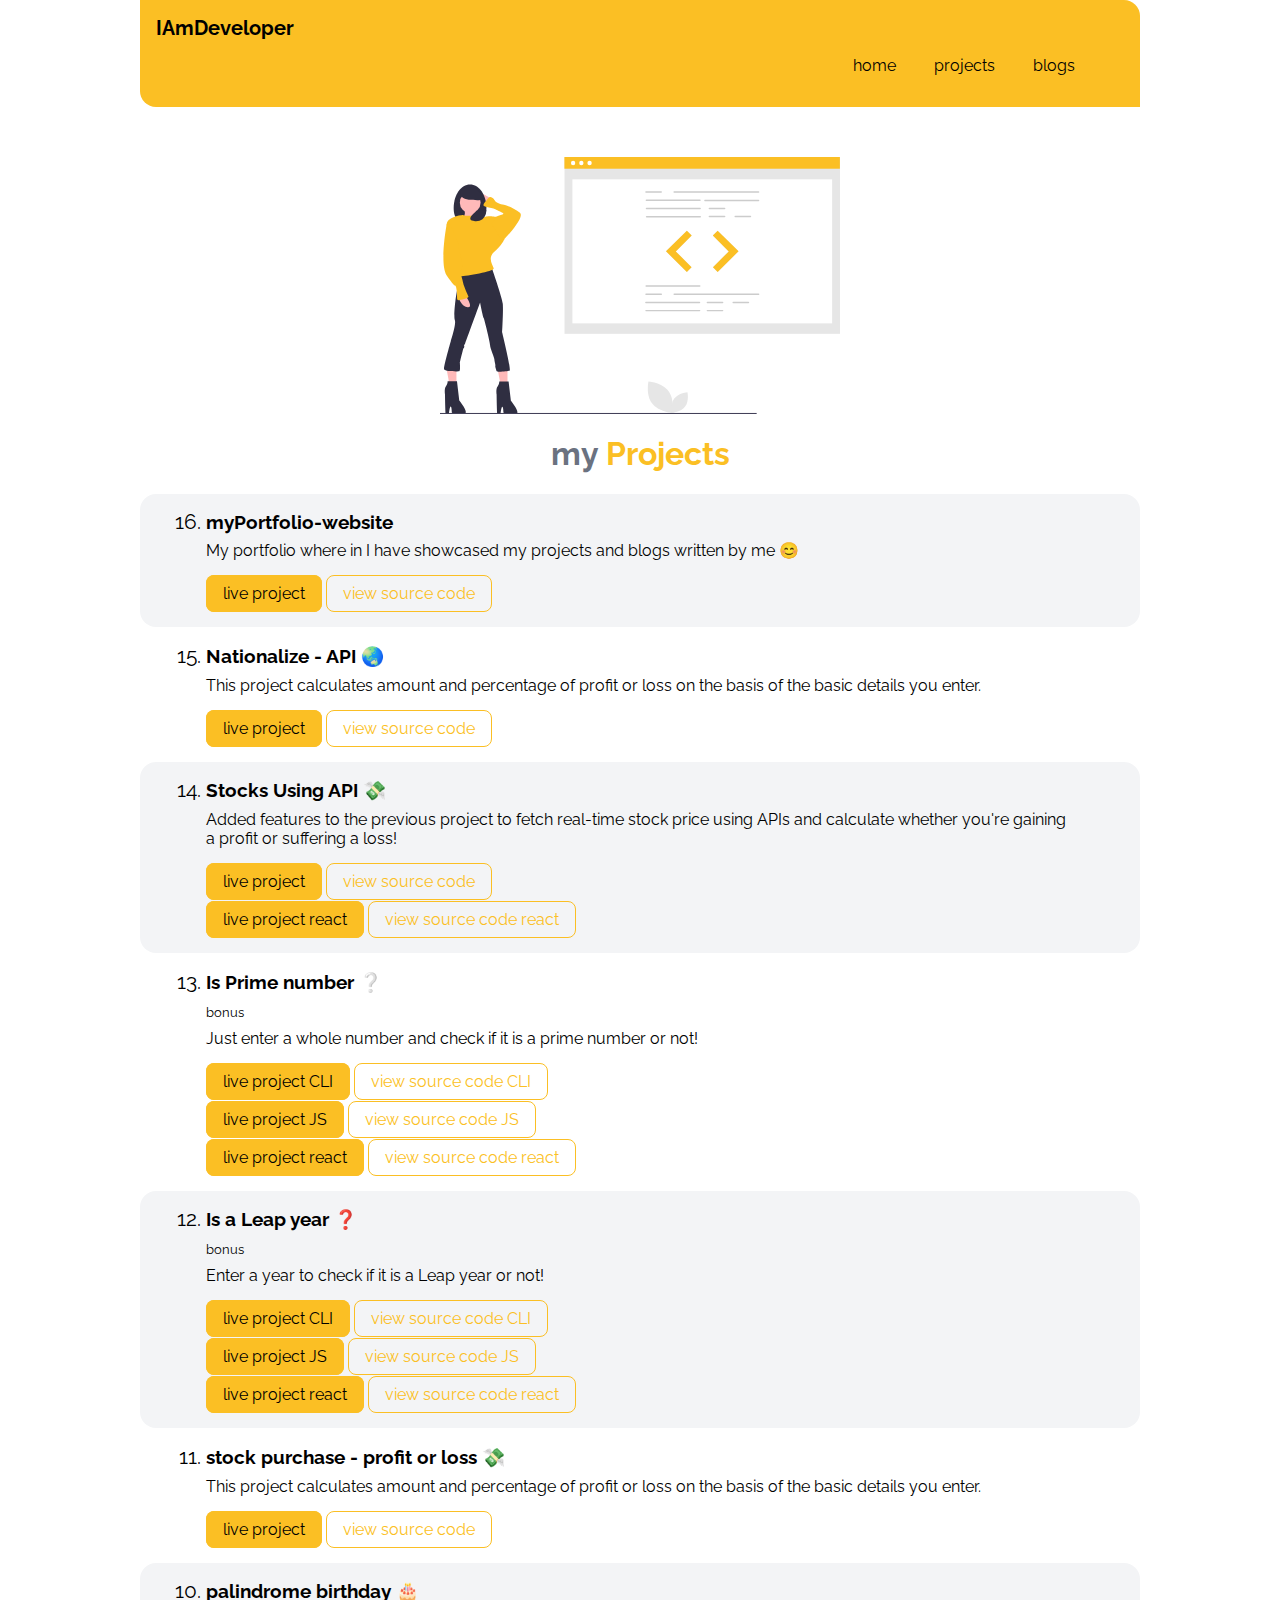
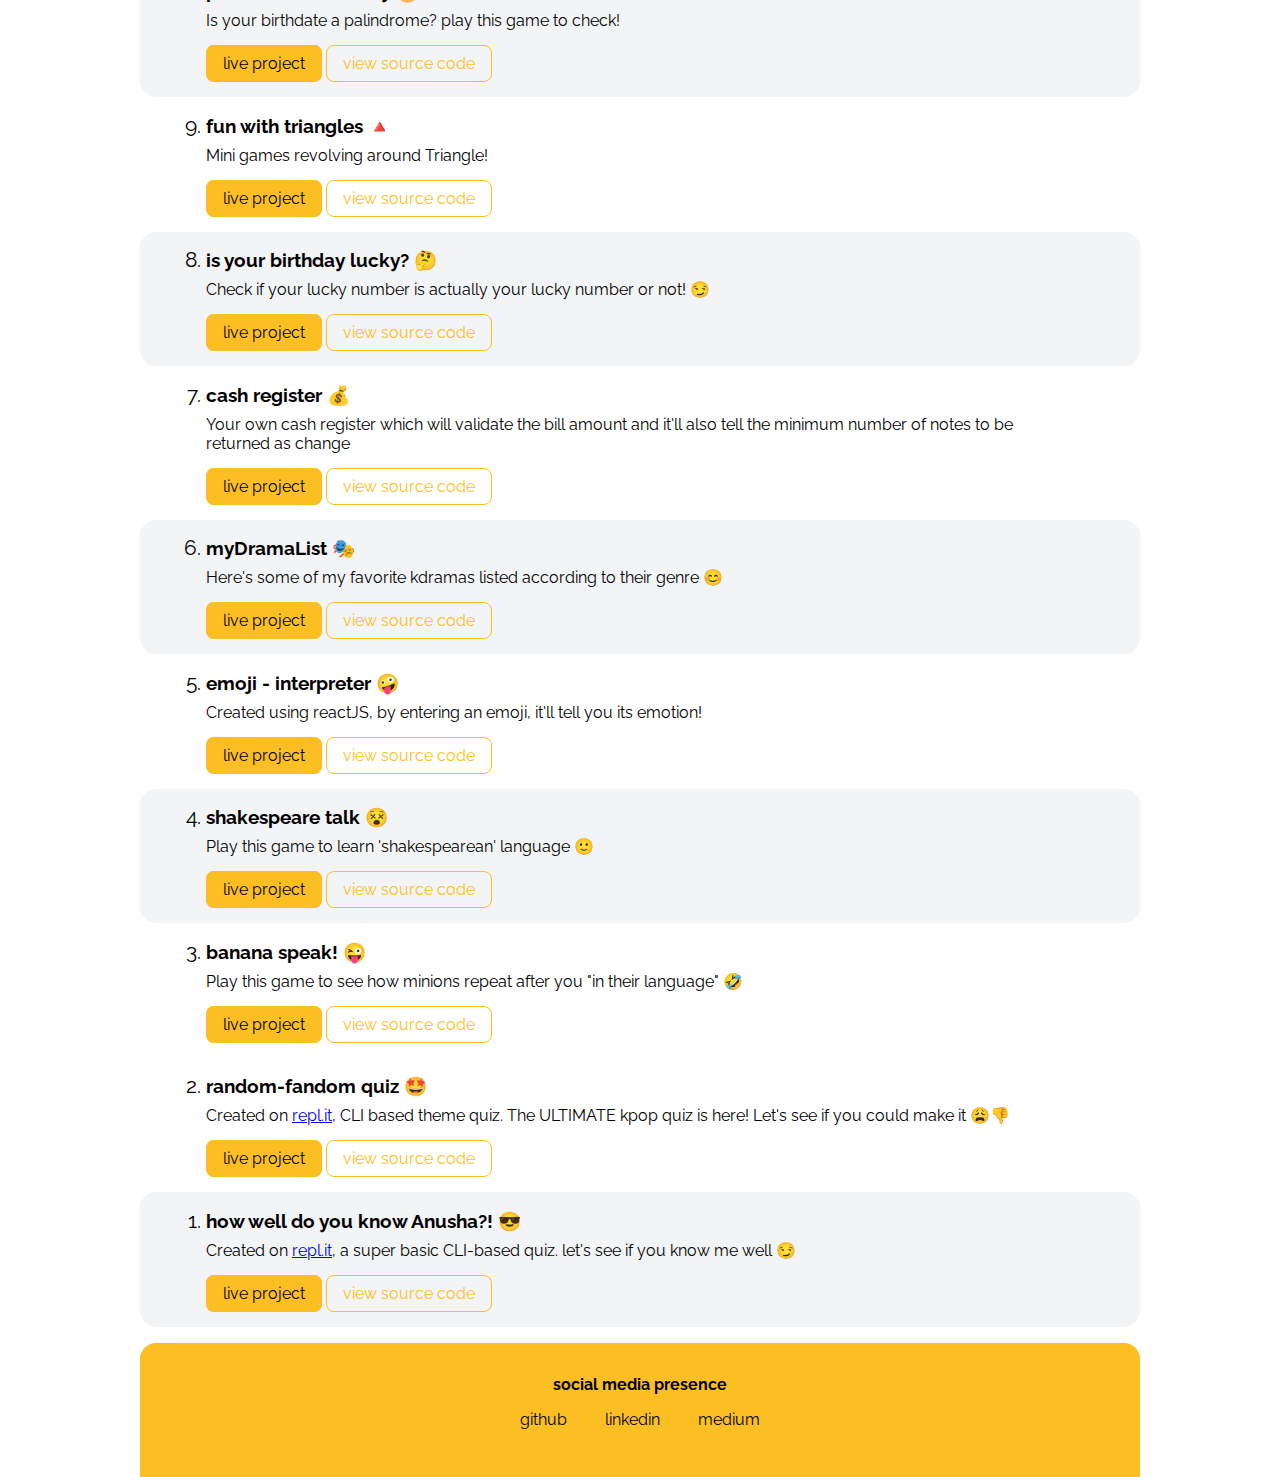
<file: projects.html>
<!DOCTYPE html>
<html lang="en">

<head>
    <meta charset="UTF-8">
    <meta http-equiv="X-UA-Compatible" content="IE=edge">
    <meta name="viewport" content="width=device-width, initial-scale=1.0">
    <title>Projects | Anusha</title>
    <link rel="stylesheet" href="style_portfolio.css">
</head>

<body>
    <nav class="navigation container">
        <div class="nav-brand">IAmDeveloper </div>
        <ul class="list-non-bullet nav-pills">
            <li class="list-item-inline">
                <a class="link link-inline" href="home.html">home</a>
            </li>
            <li class="list-item-inline">
                <a class="link" href="projects.html">projects</a>
            </li>
            <li class="list-item-inline">
                <a class="link" href="blogs.html">blogs</a>
            </li>
        </ul>
    </nav>

    <header class="hero">
        <img class="hero-img" src="images/projects_img.svg" alt="currently unavailable img">
        <h1 class="hero-heading">my <span class="heading inverted" style="color: var(--primary-color)">Projects</span>
        </h1>
    </header>
    <ol reversed>

        <section class="section ow">
            <div class="container container-center contents">
                <li>
                    <h3 style="text-align: left;">myPortfolio-website</h3>
                </li>
                <p>My portfolio where in I have showcased my projects and blogs written by me 😊</p>
                <a class="link link-primary" href="https://anushasunilkumar.netlify.app/"> live project</a>
                <a class="link link-secondary" href="https://github.com/anushasunil/myportfolio-website">view source
                    code</a>
            </div>
        </section>

        <section class="section">
            <div class="container container-center contents">
                <li>
                    <h3 style="text-align: left;">Nationalize - API 🌏</h3>
                </li>
                <p>This project calculates amount and percentage of profit or loss on the basis of the basic details you
                    enter.</p>
                <a class="link link-primary" href="https://stockpurchase-profit-or-loss.netlify.app/">live project</a>
                <a class="link link-secondary" href="https://github.com/anushasunil/stock-purchase-profit-or-loss">view
                    source code</a>
            </div>
        </section>

        <section class="section ow">
            <div class="container container-center contents">
                <li>
                    <h3 style="text-align: left;">Stocks Using API 💸</h3>
                </li>
                <p>Added features to the previous project to fetch real-time stock price using APIs and calculate
                    whether you're gaining a profit or suffering a loss!</p>
                <a class="link link-primary" href="https://stocks-using-api.netlify.app/">live project</a>
                <a class="link link-secondary" href="https://github.com/anushasunil/stocks-using-api">view source
                    code</a><br><br>
                <a class="link link-primary" href="https://bj0dd.csb.app/">live project react</a>
                <a class="link link-secondary" href="https://codesandbox.io/s/github/anushasunil/stocks-using-api-react?file=/src/App.js">view source
                    code react</a>

            </div>
        </section>

        <section class="section">
            <div class="container container-center contents">
                <li>
                    <h3 style="text-align: left;">Is Prime number ❔</h3>
                </li>
                <small>bonus</small>
                <p>Just enter a whole number and check if it is a prime number or not!</p>

                <a class="link link-primary"
                    href="https://replit.com/@AnushaSunilkumar/prime-number?embed=1&output=1#index.js">live project
                    CLI</a>
                <a class="link link-secondary" href="https://github.com/anushasunil/prime-number-cli">view source code
                    CLI</a>
                <br><br>
                <a class="link link-primary" href="https://isprimenumber.netlify.app/">live project JS</a>
                <a class="link link-secondary" href="https://github.com/anushasunil/prime-number-JS">view source code
                    JS</a><br><br>
                <a class="link link-primary" href="https://iqwsx.csb.app/">live project react</a>
                <a class="link link-secondary"
                    href="https://codesandbox.io/s/github/anushasunil/is-prime-number-react?file=/src/App.js:0-333">view
                    source code
                    react</a>
            </div>
        </section>

        <section class="section ow">
            <div class="container container-center contents">
                <li>
                    <h3 style="text-align: left;">Is a Leap year ❓</h3>
                </li>
                <small>bonus</small>
                <p>Enter a year to check if it is a Leap year or not!</p>
                <a class="link link-primary"
                    href="https://replit.com/@AnushaSunilkumar/leap-year?embed=1&output=1#index.js">live project CLI</a>
                <a class="link link-secondary" href="https://github.com/anushasunil/leap-year-cli">view source code
                    CLI</a>
                <br><br>
                <a class="link link-primary" href="https://isleapyear.netlify.app/">live project JS</a>
                <a class="link link-secondary" href="https://github.com/anushasunil/leap-year-JS">view source code
                    JS</a><br><br>
                <a class="link link-primary" href="https://gsl7y.csb.app/">live project react</a>
                <a class="link link-secondary"
                    href="hhttps://codesandbox.io/s/github/anushasunil/is-leap-year-react">view source code
                    react</a>
            </div>
        </section>

        <section class="section">
            <div class="container container-center contents">
                <li>
                    <h3 style="text-align: left;">stock purchase - profit or loss 💸</h3>
                </li>
                <p>This project calculates amount and percentage of profit or loss on the basis of the basic details you
                    enter.</p>
                <a class="link link-primary" href="https://stockpurchase-profit-or-loss.netlify.app/">live project</a>
                <a class="link link-secondary" href="https://github.com/anushasunil/stock-purchase-profit-or-loss">view
                    source code</a>
            </div>
        </section>

        <section class="section ow">
            <div class="container container-center contents">
                <li>
                    <h3 style="text-align: left;">palindrome birthday 🎂</h3>
                </li>
                <p>Is your birthdate a palindrome? play this game to check!</p>
                <a class="link link-primary" href="https://check-birthdaypalindrome.netlify.app/">live project</a>
                <a class="link link-secondary" href="https://github.com/anushasunil/palindrome-birthday">view source
                    code</a>
            </div>
        </section>

        <section class="section">
            <div class="container container-center contents">
                <li>
                    <h3 style="text-align: left;">fun with triangles 🔺</h3>
                </li>
                <p>Mini games revolving around Triangle!</p>
                <a class="link link-primary" href="https://mini-triangle-games.netlify.app/">live project</a>
                <a class="link link-secondary" href="https://github.com/anushasunil/fun-with-triangles">view source
                    code</a>
            </div>
        </section>

        <section class="section ow">
            <div class="container container-center contents">
                <li>
                    <h3 style="text-align: left;">is your birthday lucky? 🤔</h3>
                </li>
                <p>Check if your lucky number is actually your lucky number or not! 😏 </p>
                <a class="link link-primary" href="https://isyourbday-lucky.netlify.app/">live project</a>
                <a class="link link-secondary" href="https://github.com/anushasunil/is-your-birthday-lucky">view source
                    code</a>
            </div>
        </section>

        <section class="section">
            <div class="container container-center contents">
                <li>
                    <h3 style="text-align: left;">cash register 💰</h3>
                </li>
                <p>Your own cash register which will validate the bill amount and it'll also tell the minimum number of
                    notes to be returned as change</p>
                <a class="link link-primary" href="https://your-cash-register-manager.netlify.app/">live project</a>
                <a class="link link-secondary" href="https://github.com/anushasunil/cash-register">view source code</a>
            </div>
        </section>

        <section class="section ow">
            <div class="container container-center contents">
                <li>
                    <h3 style="text-align: left;">myDramaList 🎭</h3>
                </li>
                <p>Here's some of my favorite kdramas listed according to their genre 😊</p>
                <a class="link link-primary" href="https://fjy3d.csb.app/">live project</a>
                <a class="link link-secondary" href="https://codesandbox.io/s/github/anushasunil/myDramaList">view
                    source code</a>
            </div>
        </section>

        <section class="section">
            <div class="container container-center contents">
                <li>
                    <h3 style="text-align: left;">emoji - interpreter 🤪</h3>
                </li>
                <p>Created using reactJS, by entering an emoji, it'll tell you its emotion!</p>
                <a class="link link-primary" href="https://boqr2.csb.app/">live project</a>
                <a class="link link-secondary" href="https://codesandbox.io/s/github/anushasunil/emoji-interpreter">view
                    source code</a>
            </div>
        </section>

        <section class="section ow">
            <div class="container container-center contents">
                <li>
                    <h3 style="text-align: left;">shakespeare talk 😵</h3>
                </li>
                <p>Play this game to learn 'shakespearean' language 🙂</p>
                <a class="link link-primary" href="https://shakespearetalk.netlify.app/">live project</a>
                <a class="link link-secondary" href="https://github.com/anushasunil/shakespeare-talk">view source
                    code</a>
            </div>
        </section>

        <section class="section">
            <div class="container container-center contents">
                <li>
                    <h3 style="text-align: left;">banana speak! 😜</h3>
                </li>
                <p>Play this game to see how minions repeat after you "in their language" 🤣</p>
                <a class="link link-primary" href="https://bananananaspeak.netlify.app/">live project</a>
                <a class="link link-secondary" href="https://github.com/anushasunil/banana-speak">view source code</a>
            </div>
        </section>


        <section class="section">
            <div class="container container-center contents">
                <li>
                    <h3 style="text-align: left;">random-fandom quiz 🤩</h3>
                </li>
                <p>Created on <a href="https://replit.com/~">repl.it</a>, CLI based theme quiz. The ULTIMATE kpop quiz
                    is here! Let's see if you could make it 😩👎</p>
                <a class="link link-primary"
                    href="https://replit.com/@AnushaSunilkumar/random-quiz?embed=1&output=1">live project</a>
                <a class="link link-secondary" href="https://replit.com/@AnushaSunilkumar/random-quiz#index.js">view
                    source code</a>
            </div>
        </section>

        <section class="section ow">
            <div class="container container-center contents">
                <li>
                    <h3 style="text-align: left;">how well do you know Anusha?! 😎</h3>
                </li>
                <p>Created on <a href="https://replit.com/~">repl.it</a>, a super basic CLI-based quiz. let's see if you
                    know me well 😏</p>
                <a class="link link-primary"
                    href="https://replit.com/@AnushaSunilkumar/how-well-do-you-know-anusha?embed=1&output=1#index.js">live
                    project</a>
                <a class="link link-secondary"
                    href="https://replit.com/@AnushaSunilkumar/how-well-do-you-know-anusha#index.js">view source
                    code</a>
            </div>
        </section>
    </ol>
    <footer class="footer">
        <div class="footer-header">social media presence </div>
        <ul class="social-links">
            <li class="list-item-inline"><a class="link" href="https://github.com/anushasunil">github</a></li>
            <li class="list-item-inline"><a class="link"
                    href="https://www.linkedin.com/in/anusha-sunilkumar-064200207/">linkedin</a></li>
            <li class="list-item-inline"><a class="link" href="https://medium.com/@anushasunil71201">medium</a></li>
        </ul>
    </footer>
</body>

</html>
</file>
<file: style_portfolio.css>
@import url('https://fonts.googleapis.com/css2?family=Raleway:ital@1&display=swap');
/* @import url('https://fonts.googleapis.com/css2?family=Merriweather:ital,wght@1,300&display=swap'); */

body {
    font-family: 'Raleway', sans-serif;
    margin: 0px;
    margin: auto;
    max-width: 1000px;
}

:root {
    --primary-color: #FBBF24;
    --dark-grey: #6B7280;
    --off-white: #E5E7EB;
    --lighter-white: #F3F4F6;
    --dark-red: rgb(49, 8, 8);
}

/* container */
.container {
    padding-left: 1rem;
    padding-right: 1rem;
}

.container-center {
    margin: auto;
    padding-bottom: 1rem;
}

hr {
    margin: 2rem 0rem;
}

/* links */
.link {
    max-width: min-content;
    text-decoration: none;
    padding: 0.5rem 1rem;
    border: 1px solid var(--primary-color);
    
}

.link-primary {
    background-color: var(--primary-color);
    border-radius: 0.5rem;
    color: black;

}

.link-secondary {
    color: var(--primary-color);
    border-radius: 0.5rem;
    border: 1px solid var(--primary-color);
}

/* lists */
.list-non-bullet {
    list-style: none;
}

.list-item-inline {
    display: inline;
}

/* navigation */
.navigation {
    background-color: var(--primary-color);
    color: black;
    padding: 1rem;
    border-bottom-left-radius: 1rem;
    border-top-right-radius: 1rem;
}

.navigation .link {
    color: black;
}

.navigation .link:hover {
    font-weight: bold;
    color: black;
    transition: 0.5s;
}

.navigation .nav-pills {
    padding: 0rem 2rem;
    text-align: right;
}

.navigation .nav-brand {
    font-weight: bold;
    font-size: 20px;
}

.navigation .link-active {
    font-weight: bold;
}

/* header */

.hero .hero-img {
    max-width: 40%;
    display: block;
    margin: auto;
    margin-top: 5%;
}

.hero .hero-heading {
    font-size: 2rem;
    color: var(--dark-grey);
    text-align: center;
}

.hero .hero-heading .heading-inverted {
    color: var(--primary-color);
}

/* section */


.section {
    border-radius: 1rem;
    padding-top: 0.3rem;

    padding-bottom: 0.5rem;
}

.section h3 {
    text-align: center;
    font-weight: bold;
}

.blog-paragraph,
.css-selector-main-type {
    text-align: left;
    margin: 0.5rem;
}

.css-selector-sub-type {
    margin-bottom: 0.5rem;
}

.syntax-img {
    margin-left: 5%;
    width: 40%;
}

.eg-highlight {
    color: var(--primary-color);
    font-weight: bold;
}

table,
th,
td {
    margin-top: 0.5rem;
    background-color: var(--lighter-white);
    padding: 0.4rem;
}

th,
td {
    border-bottom: 0.5px solid var(--dark-grey);
}

ol {
    margin-block-start: 0rem;
    padding-inline-start: 0rem;
}

code {
    font-size: 1rem;
}

.contents h3 {
    margin-bottom: 0.5rem;
}

.contents {
    margin-left: 5%;
    margin-right: 5%;
    margin-top: -0.5rem;

}

.contents p {
    margin-top: 0.5rem;
    margin-bottom: 1.5rem;
}

.ow {
    background-color: var(--lighter-white);
    margin-top: 0rem;

}

::marker {
    font-size: 1.3rem;
}

.section .link-primary:hover {
    border: 1px solid var(--primary-color);
    background-color: white;


}

.black-highlight {
    font-weight: bold;
}

.section .link-secondary:hover {
    border: 1px solid var(--primary-color);
    background-color: var(--primary-color);
    color: var(--dark-red);

}

/* footer */
footer {
    background-color: var(--primary-color);
    padding: 2rem 1rem;
    text-align: center;
    color: black;
    border-top-right-radius: 1rem;
    border-top-left-radius: 1rem;
    margin-top: 1rem;

}

footer .link {
    color: black;
}

footer ul {
    padding-inline-start: 0px;

}

footer .footer-header {
    font-weight: bold;
}

footer .link:hover {
    color: black;
    transition: 0.5s;
    font-weight: bold;
}
</file>
